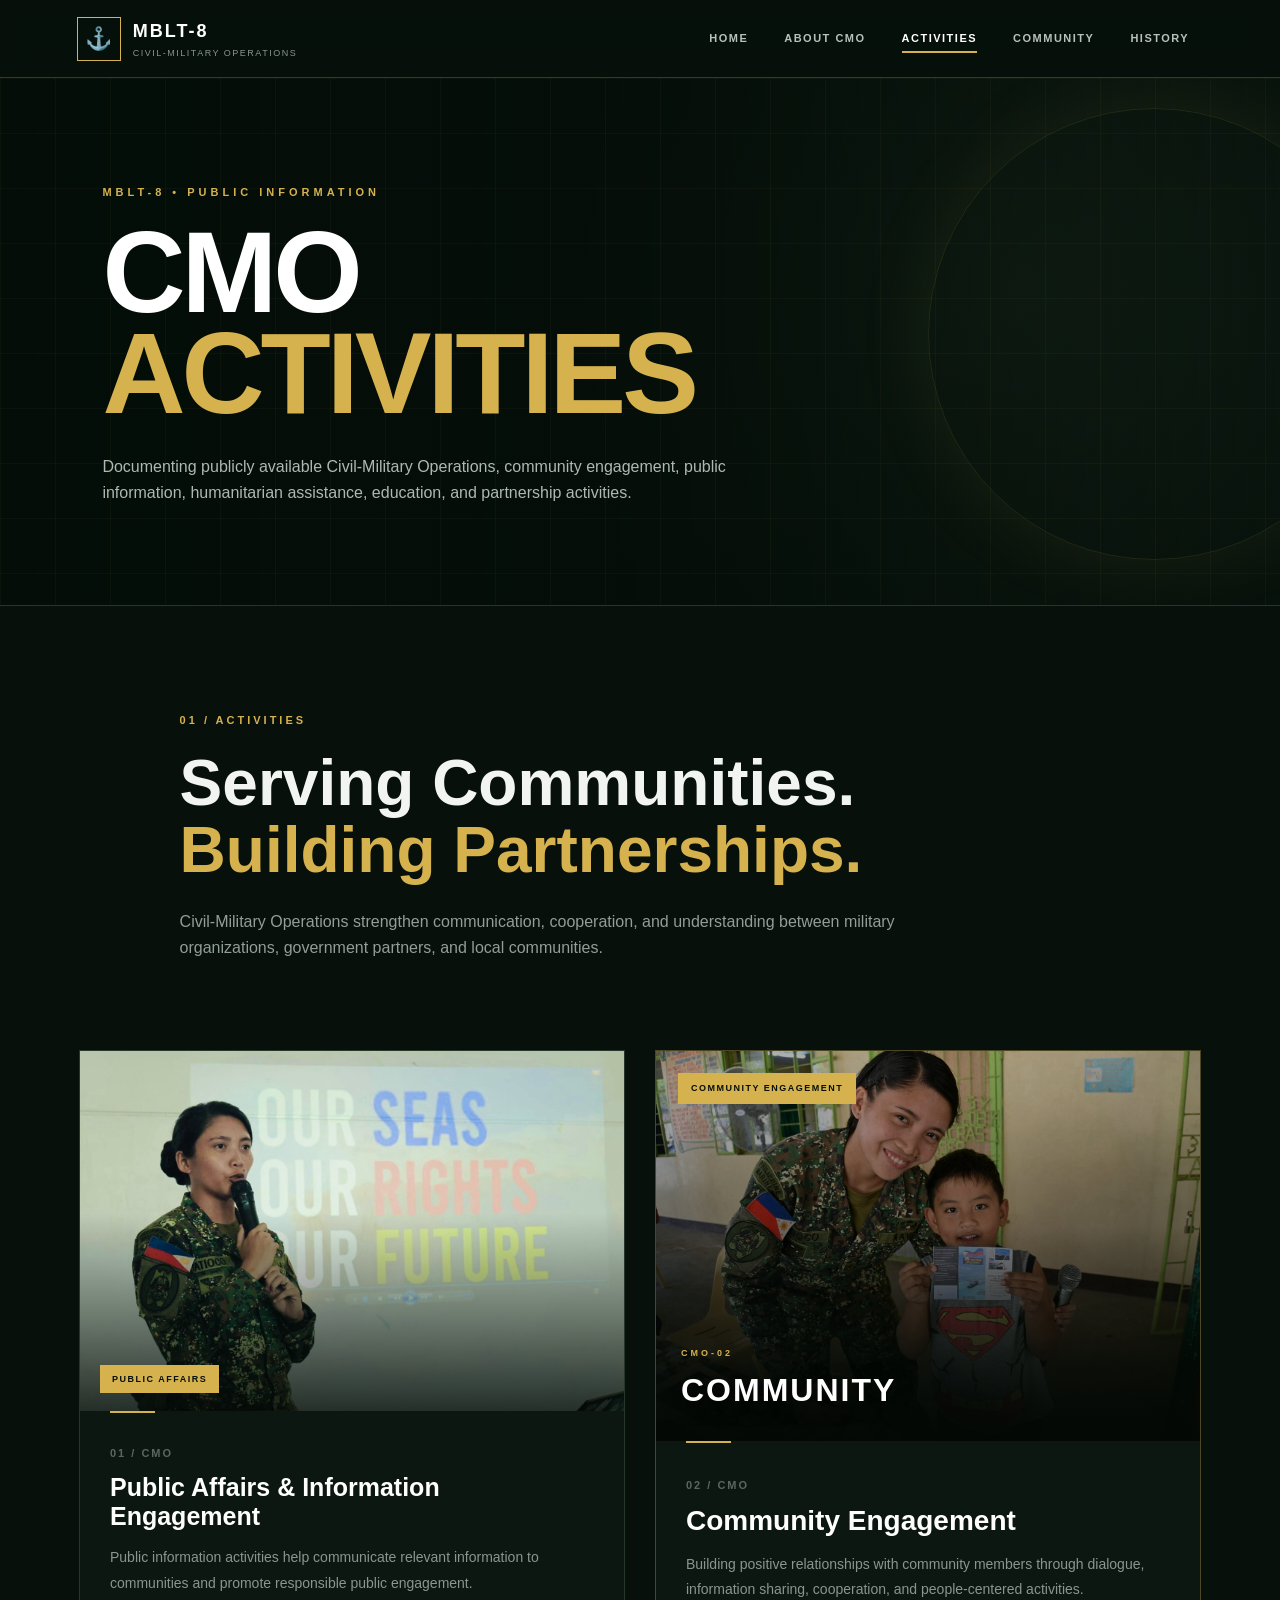
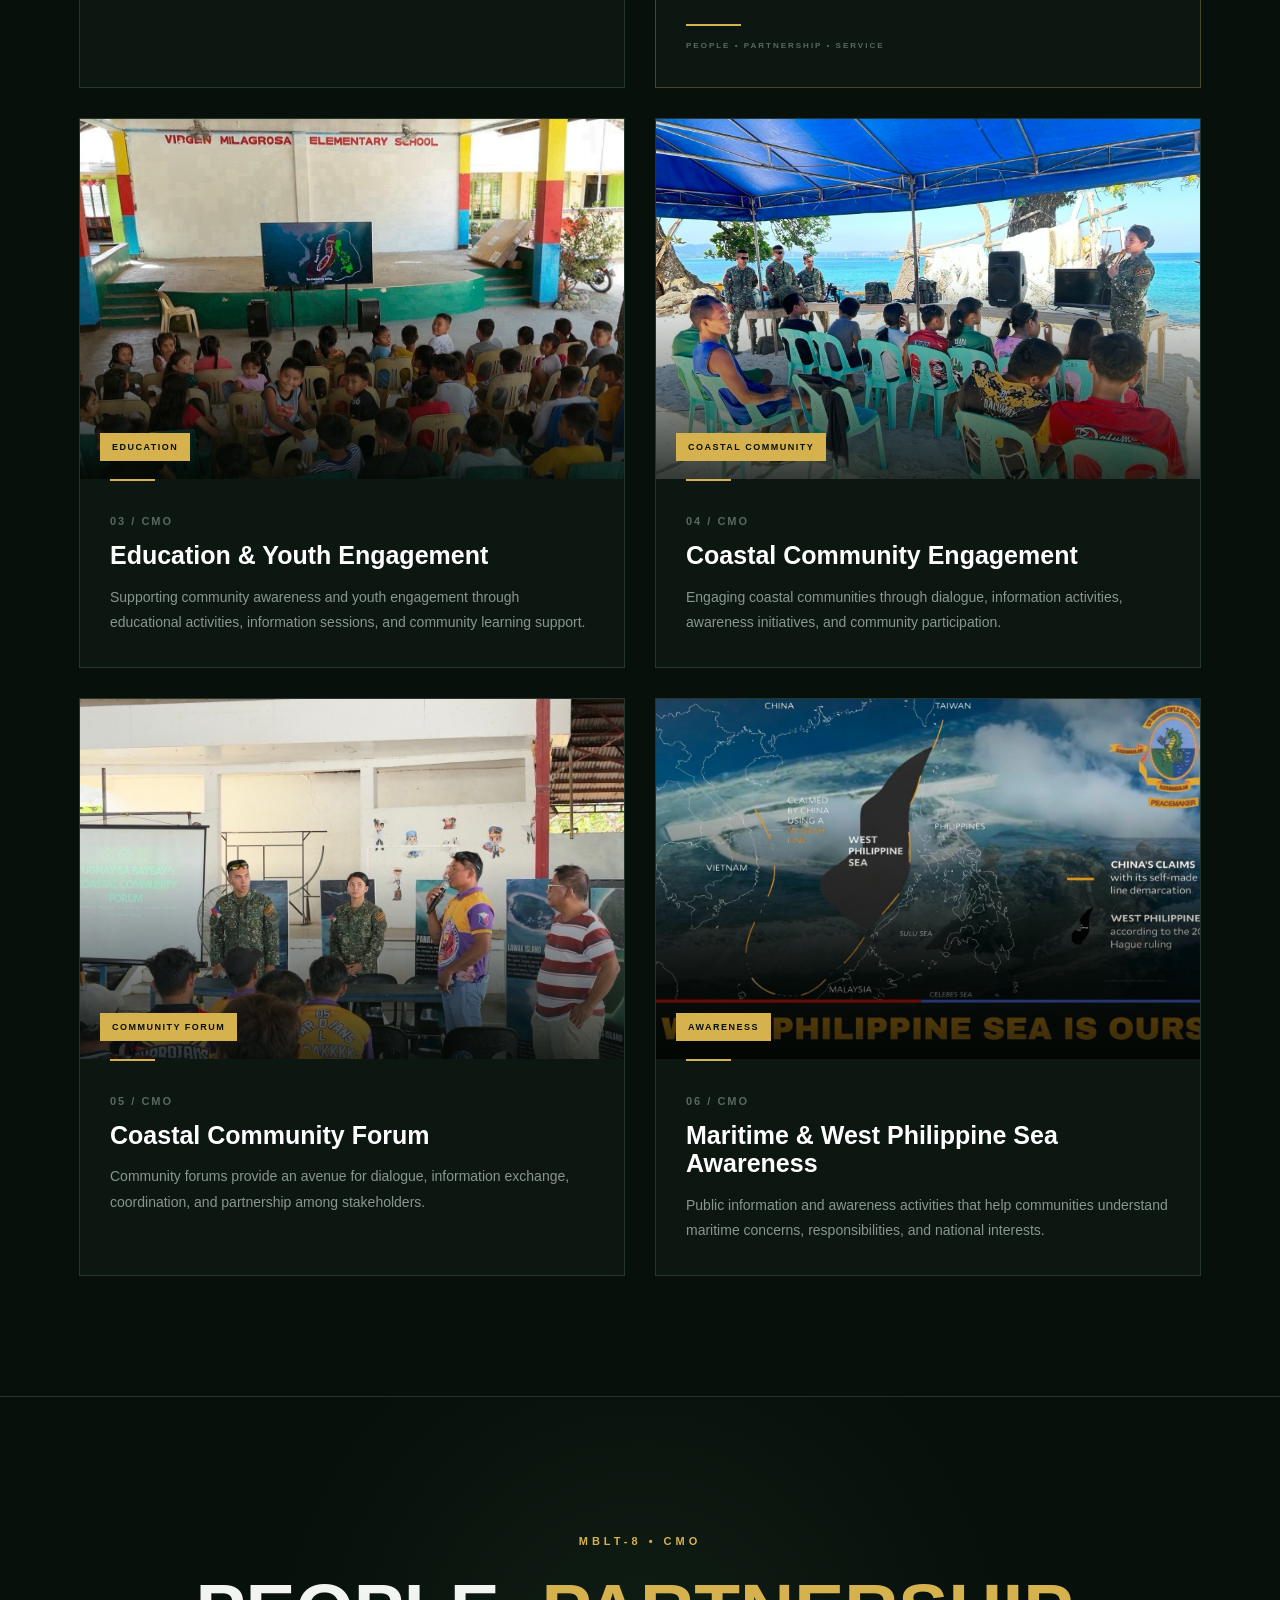
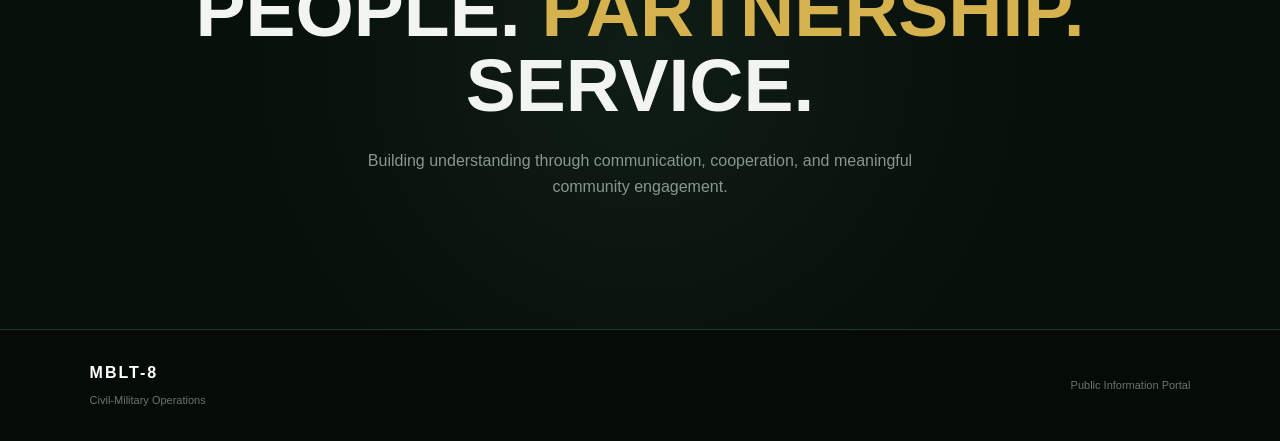
<file: activities.html>
<!DOCTYPE html>
<html lang="en">

<head>

    <meta charset="UTF-8">

    <meta name="viewport"
          content="width=device-width, initial-scale=1.0">

    <title>
        MBLT-8 | CMO Activities
    </title>

    <!-- ACTIVITIES CSS -->
    <link rel="stylesheet" href="css/activities.css">

</head>


<body>


<!-- ==================================================
     NAVIGATION
================================================== -->

<header class="navbar">

    <div class="brand">

        <div class="brand-logo">
            ⚓
        </div>

        <div>

            <h2>
                MBLT-8
            </h2>

            <span>
                CIVIL-MILITARY OPERATIONS
            </span>

        </div>

    </div>


    <nav>

        <a href="index.html">
            HOME
        </a>

        <a href="index.html#about">
            ABOUT CMO
        </a>

        <a href="activities.html"
           class="active">
            ACTIVITIES
        </a>

        <a href="index.html#impact">
            COMMUNITY
        </a>

        <a href="index.html#history">
            HISTORY
        </a>

    </nav>

</header>



<!-- ==================================================
     HERO
================================================== -->

<section class="activities-hero">

    <div class="hero-content">

        <span class="eyebrow">
            MBLT-8 • PUBLIC INFORMATION
        </span>


        <h1>

            CMO

            <strong>
                ACTIVITIES
            </strong>

        </h1>


        <p>

            Documenting publicly available Civil-Military
            Operations, community engagement, public
            information, humanitarian assistance,
            education, and partnership activities.

        </p>

    </div>

</section>



<!-- ==================================================
     INTRODUCTION
================================================== -->

<section class="activities-intro">

    <span class="section-number">
        01 / ACTIVITIES
    </span>


    <h2>

        Serving Communities.

        <span>
            Building Partnerships.
        </span>

    </h2>


    <p>

        Civil-Military Operations strengthen communication,
        cooperation, and understanding between military
        organizations, government partners, and local
        communities.

    </p>

</section>



<!-- ==================================================
     ACTIVITIES GRID
================================================== -->

<main class="activities-container">



    <!-- ==================================================
         01 PUBLIC AFFAIRS
    ================================================== -->

    <article class="activity-card">

        <div class="activity-image">

            <img
                src="image/public-affairs-01.jpg"
                alt="Public Affairs Activity">

            <span class="activity-tag">
                PUBLIC AFFAIRS
            </span>

        </div>


        <div class="activity-content">

            <span class="activity-number">
                01 / CMO
            </span>


            <h3>
                Public Affairs &
                Information Engagement
            </h3>


            <p>

                Public information activities help
                communicate relevant information to
                communities and promote responsible
                public engagement.

            </p>

        </div>

    </article>



    <!-- ==================================================
         02 COMMUNITY ENGAGEMENT
         PREMIUM DESIGN
    ================================================== -->

    <article class="activity-card featured-activity">


        <!-- IMAGE -->

        <div class="activity-image">

            <img
                src="image/community-01.jpg"
                alt="MBLT-8 Community Engagement Activity">


            <!-- DARK IMAGE OVERLAY -->

            <div class="image-overlay"></div>


            <!-- CATEGORY -->

            <span class="activity-tag">
                COMMUNITY ENGAGEMENT
            </span>


            <!-- IMAGE TITLE -->

            <div class="image-label">

                <span>
                    CMO-02
                </span>

                <strong>
                    COMMUNITY
                </strong>

            </div>

        </div>



        <!-- CONTENT -->

        <div class="activity-content">

            <span class="activity-number">
                02 / CMO
            </span>


            <h3>
                Community Engagement
            </h3>


            <p>

                Building positive relationships with
                community members through dialogue,
                information sharing, cooperation,
                and people-centered activities.

            </p>


            <!-- GOLD LINE -->

            <div class="activity-line"></div>


            <!-- FOOTER LABEL -->

            <span class="activity-footer">

                PEOPLE • PARTNERSHIP • SERVICE

            </span>

        </div>

    </article>



    <!-- ==================================================
         03 EDUCATION
    ================================================== -->

    <article class="activity-card">

        <div class="activity-image">

            <img
                src="image/education-01.jpg"
                alt="Education and Youth Engagement">

            <span class="activity-tag">
                EDUCATION
            </span>

        </div>


        <div class="activity-content">

            <span class="activity-number">
                03 / CMO
            </span>


            <h3>

                Education &
                Youth Engagement

            </h3>


            <p>

                Supporting community awareness and
                youth engagement through educational
                activities, information sessions,
                and community learning support.

            </p>

        </div>

    </article>



    <!-- ==================================================
         04 COASTAL COMMUNITY
    ================================================== -->

    <article class="activity-card">

        <div class="activity-image">

            <img
                src="image/coastal-engagement.jpg"
                alt="Coastal Community Engagement">

            <span class="activity-tag">
                COASTAL COMMUNITY
            </span>

        </div>


        <div class="activity-content">

            <span class="activity-number">
                04 / CMO
            </span>


            <h3>

                Coastal Community
                Engagement

            </h3>


            <p>

                Engaging coastal communities through
                dialogue, information activities,
                awareness initiatives, and
                community participation.

            </p>

        </div>

    </article>



    <!-- ==================================================
         05 COMMUNITY FORUM
    ================================================== -->

    <article class="activity-card">

        <div class="activity-image">

            <img
                src="image/coastal-forum-01.jpg"
                alt="Coastal Community Forum">

            <span class="activity-tag">
                COMMUNITY FORUM
            </span>

        </div>


        <div class="activity-content">

            <span class="activity-number">
                05 / CMO
            </span>


            <h3>

                Coastal Community
                Forum

            </h3>


            <p>

                Community forums provide an avenue
                for dialogue, information exchange,
                coordination, and partnership among
                stakeholders.

            </p>

        </div>

    </article>



    <!-- ==================================================
         06 MARITIME AWARENESS
    ================================================== -->

    <article class="activity-card">

        <div class="activity-image">

            <img
                src="image/wps-awareness.jpg"
                alt="Maritime and West Philippine Sea Awareness">

            <span class="activity-tag">
                AWARENESS
            </span>

        </div>


        <div class="activity-content">

            <span class="activity-number">
                06 / CMO
            </span>


            <h3>

                Maritime & West Philippine
                Sea Awareness

            </h3>


            <p>

                Public information and awareness
                activities that help communities
                understand maritime concerns,
                responsibilities, and national interests.

            </p>

        </div>

    </article>


</main>



<!-- ==================================================
     CLOSING SECTION
================================================== -->

<section class="activities-footer">

    <span>
        MBLT-8 • CMO
    </span>


    <h2>

        PEOPLE.

        <span>
            PARTNERSHIP.
        </span>

        SERVICE.

    </h2>


    <p>

        Building understanding through communication,
        cooperation, and meaningful community engagement.

    </p>

</section>



<!-- ==================================================
     FOOTER
================================================== -->

<footer>

    <div>

        <strong>
            MBLT-8
        </strong>

        <span>
            Civil-Military Operations
        </span>

    </div>


    <p>
        Public Information Portal
    </p>

</footer>


</body>

</html>
</file>
<file: css/activities.css>
/* =========================================
   MBLT-8 CMO DIGITAL PORTAL
   ACTIVITIES PAGE
   ========================================= */

* {
    margin: 0;
    padding: 0;
    box-sizing: border-box;
}

html {
    scroll-behavior: smooth;
}

body {
    font-family: Arial, Helvetica, sans-serif;
    background: #07100b;
    color: #f1f4f1;
    line-height: 1.6;
}


/* =========================================
   NAVIGATION
   ========================================= */

.navbar {
    position: sticky;
    top: 0;
    z-index: 1000;

    min-height: 78px;
    padding: 14px 6%;

    display: flex;
    align-items: center;
    justify-content: space-between;
    gap: 30px;

    background: rgba(7, 16, 11, 0.94);
    border-bottom: 1px solid rgba(214, 178, 79, 0.25);

    backdrop-filter: blur(14px);
}

.brand {
    display: flex;
    align-items: center;
    gap: 12px;
}

.brand-logo {
    width: 44px;
    height: 44px;

    display: flex;
    align-items: center;
    justify-content: center;

    border: 1px solid #d6b24f;
    color: #d6b24f;

    font-size: 22px;
}

.brand h2 {
    color: #ffffff;
    font-size: 18px;
    letter-spacing: 2px;
}

.brand span {
    display: block;
    color: #89968d;
    font-size: 9px;
    letter-spacing: 1.5px;
}

.navbar nav {
    display: flex;
    align-items: center;
    gap: 8px;
}

.navbar nav a {
    position: relative;

    padding: 10px 14px;

    color: #b8c2ba;
    text-decoration: none;

    font-size: 11px;
    font-weight: bold;
    letter-spacing: 1.5px;

    transition: 0.3s ease;
}

.navbar nav a::after {
    content: "";

    position: absolute;
    left: 14px;
    right: 14px;
    bottom: 4px;

    height: 2px;

    background: #d6b24f;

    transform: scaleX(0);
    transform-origin: center;

    transition: 0.3s ease;
}

.navbar nav a:hover,
.navbar nav a.active {
    color: #ffffff;
}

.navbar nav a:hover::after,
.navbar nav a.active::after {
    transform: scaleX(1);
}


/* =========================================
   HERO
   ========================================= */

.activities-hero {
    position: relative;

    min-height: 520px;

    display: flex;
    align-items: center;

    padding: 100px 8%;

    overflow: hidden;

    background:
        linear-gradient(
            90deg,
            rgba(4, 13, 8, 0.98) 0%,
            rgba(4, 13, 8, 0.82) 45%,
            rgba(4, 13, 8, 0.40) 100%
        ),
        radial-gradient(
            circle at 80% 40%,
            rgba(64, 100, 70, 0.28),
            transparent 45%
        );

    border-bottom: 1px solid #26362b;
}

.activities-hero::before {
    content: "";

    position: absolute;
    inset: 0;

    background-image:
        linear-gradient(
            rgba(214, 178, 79, 0.04) 1px,
            transparent 1px
        ),
        linear-gradient(
            90deg,
            rgba(214, 178, 79, 0.04) 1px,
            transparent 1px
        );

    background-size: 55px 55px;

    pointer-events: none;
}

.activities-hero::after {
    content: "";

    position: absolute;

    width: 450px;
    height: 450px;

    right: -100px;
    top: 30px;

    border: 1px solid rgba(214, 178, 79, 0.12);
    border-radius: 50%;

    box-shadow:
        0 0 80px rgba(214, 178, 79, 0.08);

    pointer-events: none;
}

.hero-content {
    position: relative;
    z-index: 2;

    max-width: 850px;
}

.eyebrow {
    display: inline-block;

    margin-bottom: 20px;

    color: #d6b24f;

    font-size: 11px;
    font-weight: bold;

    letter-spacing: 4px;
}

.hero-content h1 {
    font-size: clamp(55px, 9vw, 115px);

    line-height: 0.88;

    letter-spacing: -4px;

    color: #ffffff;
}

.hero-content h1 strong {
    display: block;

    color: #d6b24f;

    font-weight: 800;
}

.hero-content p {
    max-width: 700px;

    margin-top: 30px;

    color: #aeb9b1;

    font-size: 16px;
}


/* =========================================
   INTRODUCTION
   ========================================= */

.activities-intro {
    max-width: 1100px;

    margin: auto;

    padding: 100px 7% 70px;
}

.section-number {
    color: #d6b24f;

    font-size: 11px;
    font-weight: bold;

    letter-spacing: 3px;
}

.activities-intro h2 {
    max-width: 850px;

    margin-top: 18px;

    font-size: clamp(35px, 5vw, 65px);

    line-height: 1.05;
}

.activities-intro h2 span {
    color: #d6b24f;
}

.activities-intro p {
    max-width: 750px;

    margin-top: 25px;

    color: #929e96;

    font-size: 16px;
}


/* =========================================
   ACTIVITY GRID
   ========================================= */

.activities-container {
    max-width: 1250px;

    margin: auto;

    padding: 20px 5% 120px;

    display: grid;

    grid-template-columns: repeat(2, 1fr);

    gap: 30px;
}


/* =========================================
   ACTIVITY CARD
   ========================================= */

.activity-card {
    position: relative;

    overflow: hidden;

    background: #0d1711;

    border: 1px solid #26382c;

    transition:
        transform 0.4s ease,
        border-color 0.4s ease,
        box-shadow 0.4s ease;
}

.activity-card:hover {
    transform: translateY(-8px);

    border-color: rgba(214, 178, 79, 0.65);

    box-shadow:
        0 25px 70px rgba(0, 0, 0, 0.45);
}


/* =========================================
   IMAGE
   ========================================= */

.activity-image {
    position: relative;

    height: 360px;

    overflow: hidden;

    background: #101a13;
}

.activity-image::after {
    content: "";

    position: absolute;
    inset: 0;

    background:
        linear-gradient(
            to top,
            rgba(3, 9, 5, 0.8),
            transparent 55%
        );

    pointer-events: none;
}

.activity-image img {
    width: 100%;
    height: 100%;

    display: block;

    object-fit: cover;

    transition:
        transform 0.7s ease,
        filter 0.7s ease;
}

.activity-card:hover .activity-image img {
    transform: scale(1.07);

    filter: brightness(1.08);
}


/* =========================================
   CATEGORY TAG
   ========================================= */

.activity-tag {
    position: absolute;

    left: 20px;
    bottom: 18px;

    z-index: 3;

    padding: 7px 12px;

    color: #07100b;
    background: #d6b24f;

    font-size: 9px;
    font-weight: bold;

    letter-spacing: 1.5px;
}


/* =========================================
   CARD CONTENT
   ========================================= */

.activity-content {
    position: relative;

    padding: 28px 30px 32px;
}

.activity-number {
    color: #59675e;

    font-size: 11px;
    font-weight: bold;

    letter-spacing: 2px;
}

.activity-content h3 {
    margin-top: 8px;

    color: #ffffff;

    font-size: 25px;

    line-height: 1.15;
}

.activity-content p {
    margin-top: 15px;

    color: #89968d;

    font-size: 14px;

    line-height: 1.8;
}


/* =========================================
   GOLD LINE
   ========================================= */

.activity-content::before {
    content: "";

    position: absolute;

    top: 0;
    left: 30px;

    width: 45px;
    height: 2px;

    background: #d6b24f;
}


/* =========================================
   PREMIUM COMMUNITY ENGAGEMENT
   ========================================= */

.featured-activity {
    position: relative;

    border-color: rgba(214, 178, 79, 0.30);
}

.featured-activity .activity-image {
    height: 390px;
}

.featured-activity .activity-image img {
    filter: brightness(0.72) contrast(1.05);
}

.featured-activity:hover .activity-image img {
    transform: scale(1.08);

    filter: brightness(0.88) contrast(1.05);
}


/* IMAGE OVERLAY */

.image-overlay {
    position: absolute;

    inset: 0;

    z-index: 2;

    background:
        linear-gradient(
            to top,
            rgba(3, 8, 5, 0.95) 0%,
            rgba(3, 8, 5, 0.35) 45%,
            rgba(3, 8, 5, 0.05) 100%
        );

    pointer-events: none;
}


/* COMMUNITY TAG */

.featured-activity .activity-tag {
    z-index: 5;

    left: 22px;
    top: 22px;
    bottom: auto;

    background: #d6b24f;

    color: #07100b;

    padding: 8px 13px;

    font-size: 9px;

    letter-spacing: 1.5px;
}


/* IMAGE LABEL */

.image-label {
    position: absolute;

    z-index: 5;

    left: 25px;
    bottom: 25px;

    display: flex;
    flex-direction: column;
}

.image-label span {
    color: #d6b24f;

    font-size: 9px;
    font-weight: bold;

    letter-spacing: 3px;
}

.image-label strong {
    margin-top: 5px;

    color: #ffffff;

    font-size: 32px;

    letter-spacing: 2px;

    text-shadow:
        0 4px 20px rgba(0, 0, 0, 0.6);
}


/* COMMUNITY CONTENT */

.featured-activity .activity-content {
    padding: 30px 30px 34px;
}

.featured-activity .activity-content h3 {
    font-size: 28px;
}

.activity-line {
    width: 55px;
    height: 2px;

    margin-top: 22px;

    background: #d6b24f;
}

.activity-footer {
    display: block;

    margin-top: 14px;

    color: #59675e;

    font-size: 8px;
    font-weight: bold;

    letter-spacing: 2px;
}


/* =========================================
   CLOSING SECTION
   ========================================= */

.activities-footer {
    text-align: center;

    padding: 130px 7%;

    border-top: 1px solid #26362b;

    background:
        radial-gradient(
            circle at center,
            rgba(45, 75, 51, 0.22),
            transparent 55%
        );
}

.activities-footer > span {
    color: #d6b24f;

    font-size: 11px;
    font-weight: bold;

    letter-spacing: 4px;
}

.activities-footer h2 {
    margin-top: 20px;

    font-size: clamp(35px, 6vw, 75px);

    line-height: 1;
}

.activities-footer h2 span {
    color: #d6b24f;
}

.activities-footer p {
    max-width: 600px;

    margin: 25px auto 0;

    color: #89968d;
}


/* =========================================
   FOOTER
   ========================================= */

footer {
    padding: 30px 7%;

    display: flex;
    justify-content: space-between;
    align-items: center;

    border-top: 1px solid #26362b;

    background: #050b07;
}

footer strong {
    display: block;

    color: #ffffff;

    letter-spacing: 2px;
}

footer span,
footer p {
    color: #69756d;

    font-size: 11px;
}

footer p {
    margin: 0;
}


/* =========================================
   RESPONSIVE
   ========================================= */

@media (max-width: 900px) {

    .navbar {
        flex-direction: column;

        align-items: flex-start;
    }

    .navbar nav {
        width: 100%;

        overflow-x: auto;
    }

    .activities-container {
        grid-template-columns: 1fr;
    }

}


@media (max-width: 600px) {

    .navbar {
        padding: 15px 5%;
    }

    .navbar nav a {
        padding: 8px 10px;

        font-size: 9px;
    }

    .activities-hero {
        min-height: 480px;

        padding: 80px 7%;
    }

    .hero-content h1 {
        letter-spacing: -2px;
    }

    .activities-intro {
        padding: 75px 7% 50px;
    }

    .activities-container {
        padding: 20px 5% 80px;

        gap: 20px;
    }

    .activity-image {
        height: 280px;
    }

    .activity-content {
        padding: 25px 22px 28px;
    }

    .activity-content h3 {
        font-size: 21px;
    }

    footer {
        flex-direction: column;

        align-items: flex-start;

        gap: 10px;
    }


    /* MOBILE COMMUNITY CARD */

    .featured-activity .activity-image {
        height: 300px;
    }

    .image-label strong {
        font-size: 24px;
    }

    .featured-activity .activity-content {
        padding: 25px 22px 30px;
    }

    .featured-activity .activity-content h3 {
        font-size: 23px;
    }

}
</file>
